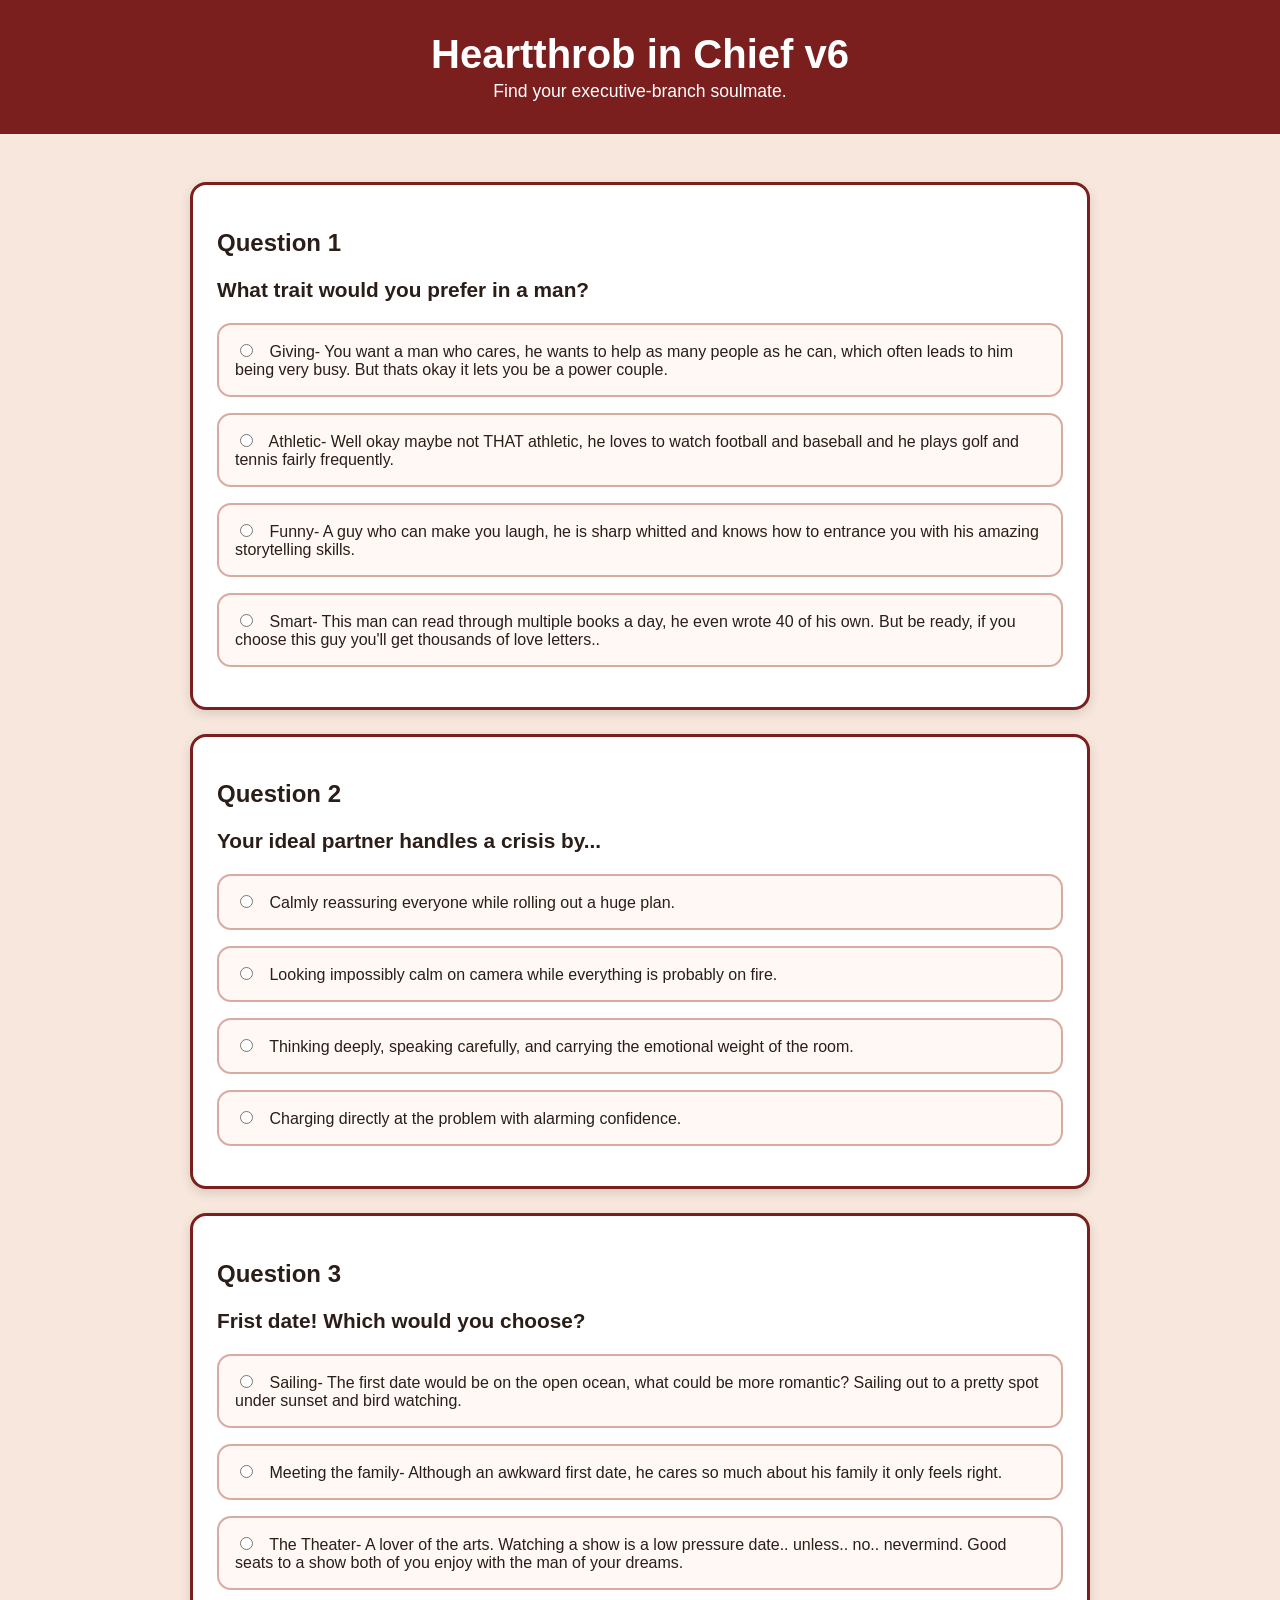
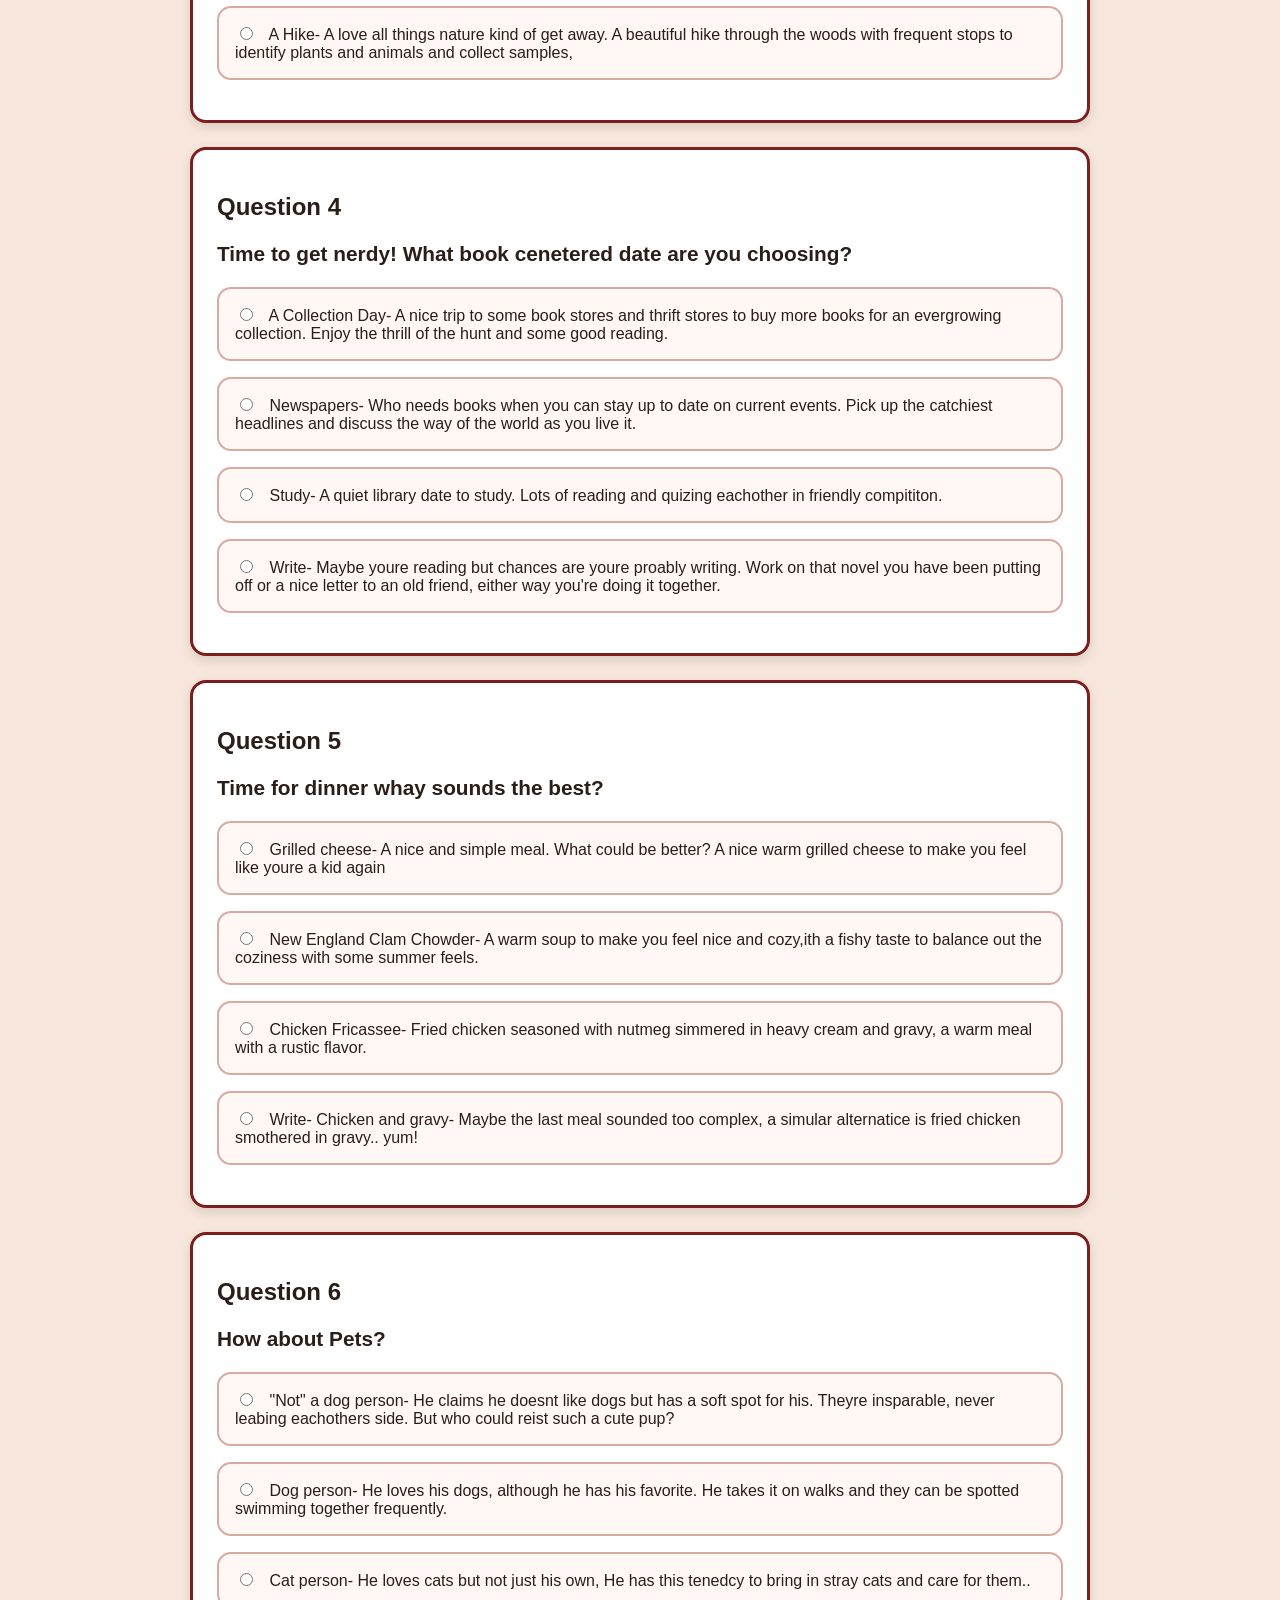
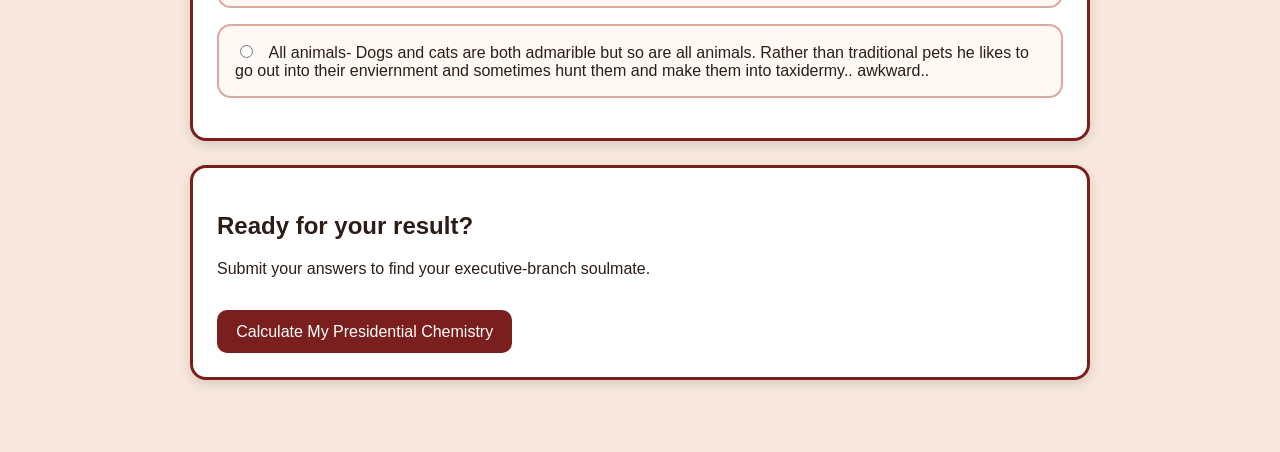
<file: index.html>
<!DOCTYPE html>
<html lang="en">
<head>
  <meta charset="UTF-8">
  <meta name="viewport" content="width=device-width, initial-scale=1.0">
  <title>Heartthrob in Chief</title>
  <link rel="stylesheet" href="style.css">
</head>

<body>
  <header>
    <h1>Heartthrob in Chief v6</h1>
    <p>Find your executive-branch soulmate.</p>
  </header>

  <main>
    <form id="quiz-form">

      <section class="quiz-card">
        <h2>Question 1</h2>
        <p class="question-text">What trait would you prefer in a man?</p>

        <label class="answer-card">
          <input 
            type="radio" 
            name="q1"
            value="fireside"
            data-fdr="2"
            data-jfk="0"
            data-lincoln="0"
            data-teddy="0"
          >
          <span>Giving- You want a man who cares, he wants to help as many people as he can, which often leads to him being very busy. But thats okay it lets you be a power couple.</span>
        </label>

        <label class="answer-card">
          <input 
            type="radio" 
            name="q1"
            value="glamour"
            data-fdr="0"
            data-jfk="2"
            data-lincoln="0"
            data-teddy="0"
          >
          <span>Athletic- Well okay maybe not THAT athletic, he loves to watch football and baseball and he plays golf and tennis fairly frequently.</span>
        </label>

        <label class="answer-card">
          <input 
            type="radio" 
            name="q1"
            value="haunted"
            data-fdr="0"
            data-jfk="0"
            data-lincoln="2"
            data-teddy="0"
          >
          <span>Funny- A guy who can make you laugh, he is sharp whitted and knows how to entrance you with his amazing storytelling skills.</span>
        </label>

        <label class="answer-card">
          <input 
            type="radio" 
            name="q1"
            value="adventure"
            data-fdr="0"
            data-jfk="0"
            data-lincoln="0"
            data-teddy="2"
          >
          <span>Smart- This man can read through multiple books a day, he even wrote 40 of his own. But be ready, if you choose this guy you'll get thousands of love letters..</span>
        </label>
      </section>


      <section class="quiz-card">
        <h2>Question 2</h2>
        <p class="question-text">Your ideal partner handles a crisis by...</p>

        <label class="answer-card">
          <input 
            type="radio" 
            name="q2"
            value="reassure"
            data-fdr="2"
            data-jfk="0"
            data-lincoln="0"
            data-teddy="0"
          >
          <span>Calmly reassuring everyone while rolling out a huge plan.</span>
        </label>

        <label class="answer-card">
          <input 
            type="radio" 
            name="q2"
            value="camera"
            data-fdr="0"
            data-jfk="2"
            data-lincoln="0"
            data-teddy="0"
          >
          <span>Looking impossibly calm on camera while everything is probably on fire.</span>
        </label>

        <label class="answer-card">
          <input 
            type="radio" 
            name="q2"
            value="reflect"
            data-fdr="0"
            data-jfk="0"
            data-lincoln="2"
            data-teddy="0"
          >
          <span>Thinking deeply, speaking carefully, and carrying the emotional weight of the room.</span>
        </label>

        <label class="answer-card">
          <input 
            type="radio" 
            name="q2"
            value="charge"
            data-fdr="0"
            data-jfk="0"
            data-lincoln="0"
            data-teddy="2"
          >
          <span>Charging directly at the problem with alarming confidence.</span>
        </label>
      </section>
<!-- this is the top of the questions, be sure to adjust the q# up one on each question-->
      
      <section class="quiz-card">
        <h2>Question 3</h2> <!-- change this question number -->
        <p class="question-text"> Frist date! Which would you choose?</p>

        <label class="answer-card">
          <input 
            type="radio" 
            name="q3" 
            value="reassure"
            data-fdr="2"
            data-jfk="0"
            data-lincoln="0"
            data-teddy="0"
          >
          <span>Sailing- The first date would be on the open ocean, what could be more romantic? Sailing out to a pretty spot under sunset and bird watching. </span>
        </label>

        <label class="answer-card">
          <input 
            type="radio" 
            name="q3"
            value="camera"
            data-fdr="0"
            data-jfk="2"
            data-lincoln="0"
            data-teddy="0"
          >
          <span>Meeting the family- Although an awkward first date, he cares so much about his family it only feels right.</span>
        </label>

        <label class="answer-card">
          <input 
            type="radio" 
            name="q3"
            value="reflect"
            data-fdr="0"
            data-jfk="0"
            data-lincoln="2"
            data-teddy="0"
          >
          <span> The Theater- A lover of the arts. Watching a show is a low pressure date.. unless.. no.. nevermind. Good seats to a show both of you enjoy with the man of your dreams.</span>
        </label>

        <label class="answer-card">
          <input 
            type="radio" 
            name="q3" 
            value="charge"
            data-fdr="0"
            data-jfk="0"
            data-lincoln="0"
            data-teddy="2"
          >
          <span>A Hike- A love all things nature kind of get away. A beautiful hike through the woods with frequent stops to identify plants and animals and collect samples,</span>
        </label>
      </section>
<!-- copy the section above this line and paste it below -->
<!-- this is the top of the questions, be sure to adjust the q# up one on each question-->
      
      <section class="quiz-card">
        <h2>Question 4</h2> <!-- change this question number -->
        <p class="question-text">Time to get nerdy! What book cenetered date are you choosing?</p>

        <label class="answer-card">
          <input 
            type="radio" 
            name="q4" 
            value="reassure"
            data-fdr="2"
            data-jfk="0"
            data-lincoln="0"
            data-teddy="0"
          >
          <span>A Collection Day- A nice trip to some book stores and thrift stores to buy more books for an evergrowing collection. Enjoy the thrill of the hunt and some good reading.</span>
        </label>

        <label class="answer-card">
          <input 
            type="radio" 
            name="q4"
            value="camera"
            data-fdr="0"
            data-jfk="2"
            data-lincoln="0"
            data-teddy="0"
          >
          <span>Newspapers- Who needs books when you can stay up to date on current events. Pick up the catchiest headlines and discuss the way of the world as you live it.</span>
        </label>

        <label class="answer-card">
          <input 
            type="radio" 
            name="q4"
            value="reflect"
            data-fdr="0"
            data-jfk="0"
            data-lincoln="2"
            data-teddy="0"
          >
          <span>Study- A quiet library date to study. Lots of reading and quizing eachother in friendly compititon. </span>
        </label>

        <label class="answer-card">
          <input 
            type="radio" 
            name="q4" 
            value="charge"
            data-fdr="0"
            data-jfk="0"
            data-lincoln="0"
            data-teddy="2"
          >
          <span>Write- Maybe youre reading but chances are youre proably writing. Work on that novel you have been putting off or a nice letter to an old friend, either way you're doing it together.</span>
        </label>
      </section>
<!-- copy the section above this line and paste it below -->
<!-- this is the top of the questions, be sure to adjust the q# up one on each question-->
      
      <section class="quiz-card">
        <h2>Question 5</h2> <!-- change this question number -->
        <p class="question-text">Time for dinner whay sounds the best?</p>

        <label class="answer-card">
          <input 
            type="radio" 
            name="q5" 
            value="reassure"
            data-fdr="2"
            data-jfk="0"
            data-lincoln="0"
            data-teddy="0"
          >
          <span>Grilled cheese- A nice and simple meal. What could be better? A nice warm grilled cheese to make you feel like youre a kid again</span>
        </label>

        <label class="answer-card">
          <input 
            type="radio" 
            name="q5"
            value="camera"
            data-fdr="0"
            data-jfk="2"
            data-lincoln="0"
            data-teddy="0"
          >
          <span>New England Clam Chowder- A warm soup to make you feel nice and cozy,ith a fishy taste to balance out the coziness with some summer feels.</span>
        </label>

        <label class="answer-card">
          <input 
            type="radio" 
            name="q5"
            value="reflect"
            data-fdr="0"
            data-jfk="0"
            data-lincoln="2"
            data-teddy="0"
          >
          <span>Chicken Fricassee- Fried chicken seasoned with nutmeg simmered in heavy cream and gravy, a warm meal with a rustic flavor. </span>
        </label>

        <label class="answer-card">
          <input 
            type="radio" 
            name="q5" 
            value="charge"
            data-fdr="0"
            data-jfk="0"
            data-lincoln="0"
            data-teddy="2"
          >
          <span>Write- Chicken and gravy- Maybe the last meal sounded too complex, a simular alternatice is fried chicken smothered in gravy.. yum!</span>
        </label>
      </section>
<!-- copy the section above this line and paste it below -->
      <!-- this is the top of the questions, be sure to adjust the q# up one on each question-->
      
      <section class="quiz-card">
        <h2>Question 6</h2> <!-- change this question number -->
        <p class="question-text">How about Pets?</p>

        <label class="answer-card">
          <input 
            type="radio" 
            name="q6" 
            value="reassure"
            data-fdr="2"
            data-jfk="0"
            data-lincoln="0"
            data-teddy="0"
          >
          <span>"Not" a dog person- He claims he doesnt like dogs but has a soft spot for his. Theyre insparable, never leabing eachothers side. But who could reist such a cute pup?</span>
        </label>

        <label class="answer-card">
          <input 
            type="radio" 
            name="q6"
            value="camera"
            data-fdr="0"
            data-jfk="2"
            data-lincoln="0"
            data-teddy="0"
          >
          <span>Dog person- He loves his dogs, although he has his favorite. He takes it on walks and they can be spotted swimming together frequently.</span>
        </label>

        <label class="answer-card">
          <input 
            type="radio" 
            name="q6"
            value="reflect"
            data-fdr="0"
            data-jfk="0"
            data-lincoln="2"
            data-teddy="0"
          >
          <span>Cat person- He loves cats but not just his own, He has this tenedcy to bring in stray cats and care for them..</span>
        </label>

        <label class="answer-card">
          <input 
            type="radio" 
            name="q6" 
            value="charge"
            data-fdr="0"
            data-jfk="0"
            data-lincoln="0"
            data-teddy="2"
          >
          <span>All animals- Dogs and cats are both admarible but so are all animals. Rather than traditional pets he likes to go out into their enviernment and sometimes hunt them and make them into taxidermy.. awkward..</span>
        </label>
      </section>
<!-- copy the section above this line and paste it below -->
      <section class="results-card">
        <h2>Ready for your result?</h2>
        <p>Submit your answers to find your executive-branch soulmate.</p>

        <button type="submit">Calculate My Presidential Chemistry</button>
      </section>

    </form>
  </main>

  <script src="script.js"></script>
</body>
</html>
</file>
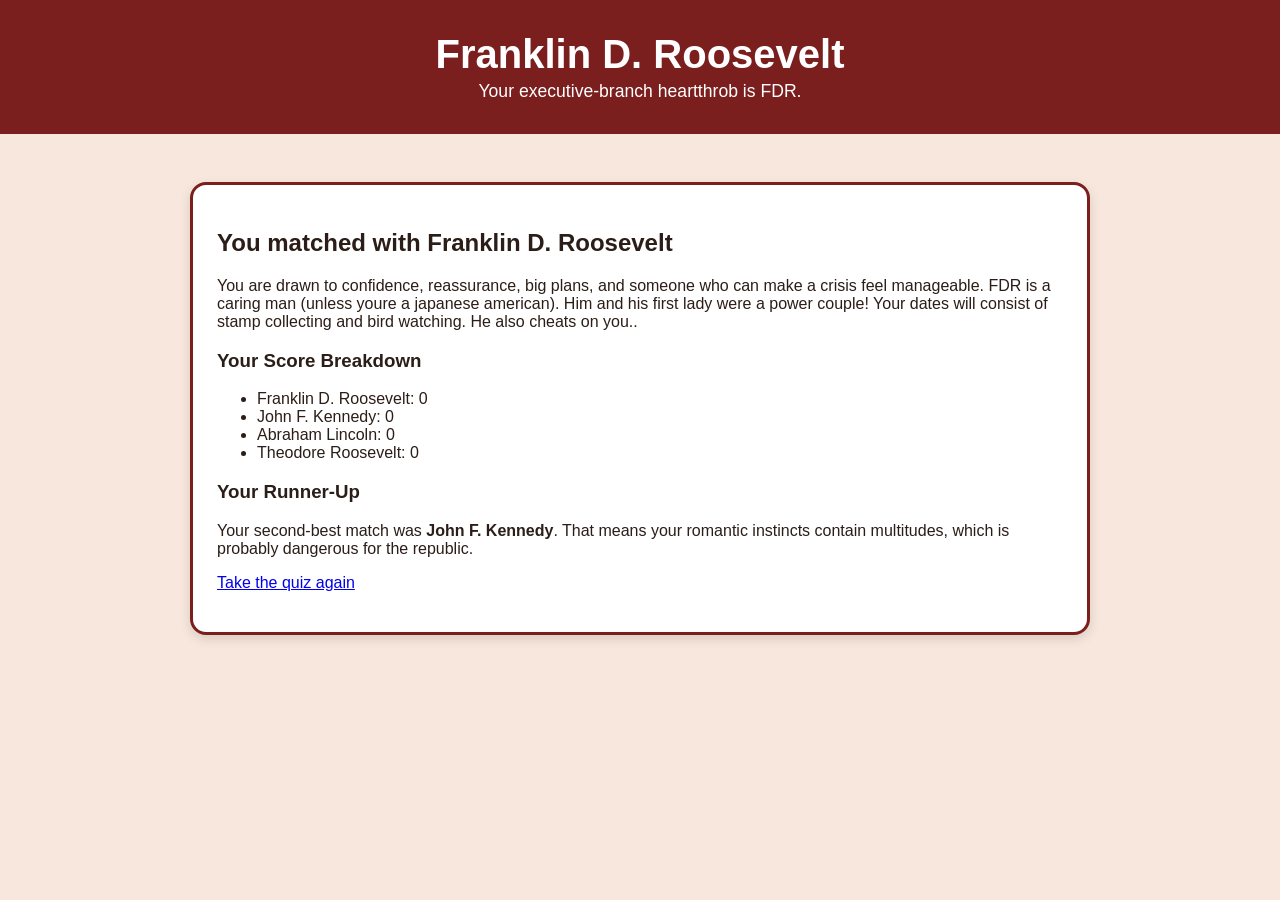
<file: results/fdr.html>
<!DOCTYPE html>
<html lang="en">
<head>
  <meta charset="UTF-8">
  <meta name="viewport" content="width=device-width, initial-scale=1.0">
  <title>Your Match: FDR</title>
  <link rel="stylesheet" href="../style.css">
</head>

<body>
  <header>
    <h1>Franklin D. Roosevelt</h1>
    <p>Your executive-branch heartthrob is FDR.</p>
  </header>

  <main>
    <section class="results-card">
      <h2>You matched with Franklin D. Roosevelt</h2>
      <p>
        You are drawn to confidence, reassurance, big plans, and someone who can make a crisis feel manageable. FDR is a caring man (unless youre a japanese american). Him and his first lady were a power couple! Your dates will consist of stamp collecting and bird watching. He also cheats on you..
      </p>

      <div id="score-output"></div>
      <div id="runner-up-output"></div>

      <p>
        <a href="../index.html">Take the quiz again</a>
      </p>
    </section>
  </main>

  <script src="../result.js"></script>
</body>
</html>
</file>
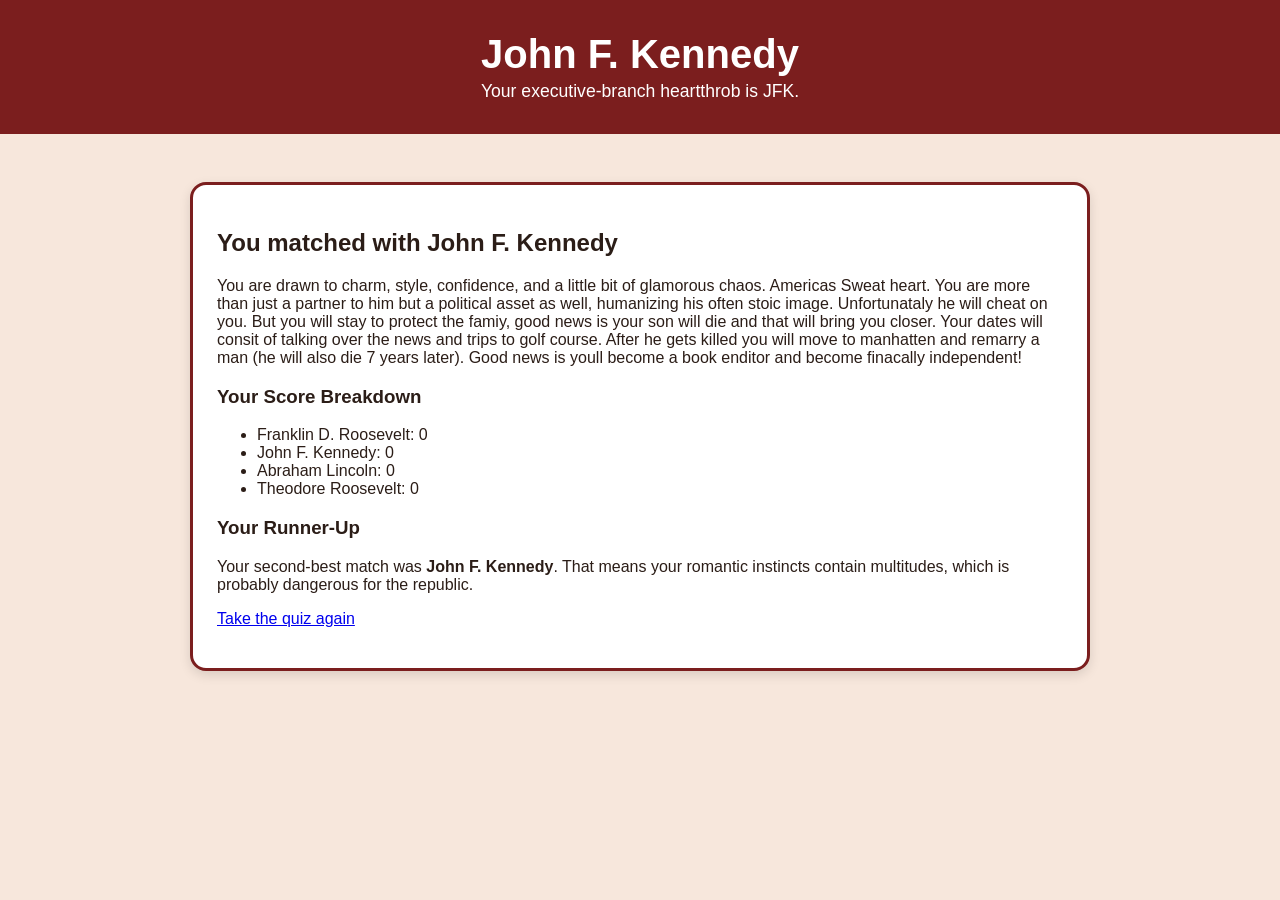
<file: results/jfk.html>
<!DOCTYPE html>
<html lang="en">
<head>
  <meta charset="UTF-8">
  <meta name="viewport" content="width=device-width, initial-scale=1.0">
  <title>Your Match: JFK</title>
  <link rel="stylesheet" href="../style.css">
</head>

<body>
  <header>
    <h1>John F. Kennedy</h1>
    <p>Your executive-branch heartthrob is JFK.</p>
  </header>

  <main>
    <section class="results-card">
      <h2>You matched with John F. Kennedy</h2>
      <p>
        You are drawn to charm, style, confidence, and a little bit of glamorous chaos. Americas Sweat heart. You are more than just a partner to him but a political asset as well, humanizing his often stoic image. Unfortunataly he will cheat on you. But you will stay to protect the famiy, good news is your son will die and that will bring you closer. Your dates will consit of talking over the news and trips to golf course. After he gets killed you will move to manhatten and remarry a man (he will also die 7 years later). Good news is youll become a book enditor and become finacally independent!
      </p>

      <div id="score-output"></div>
      <div id="runner-up-output"></div>

      <p>
        <a href="../index.html">Take the quiz again</a>
      </p>
    </section>
  </main>

  <script src="../result.js"></script>
</body>
</html>
</file>
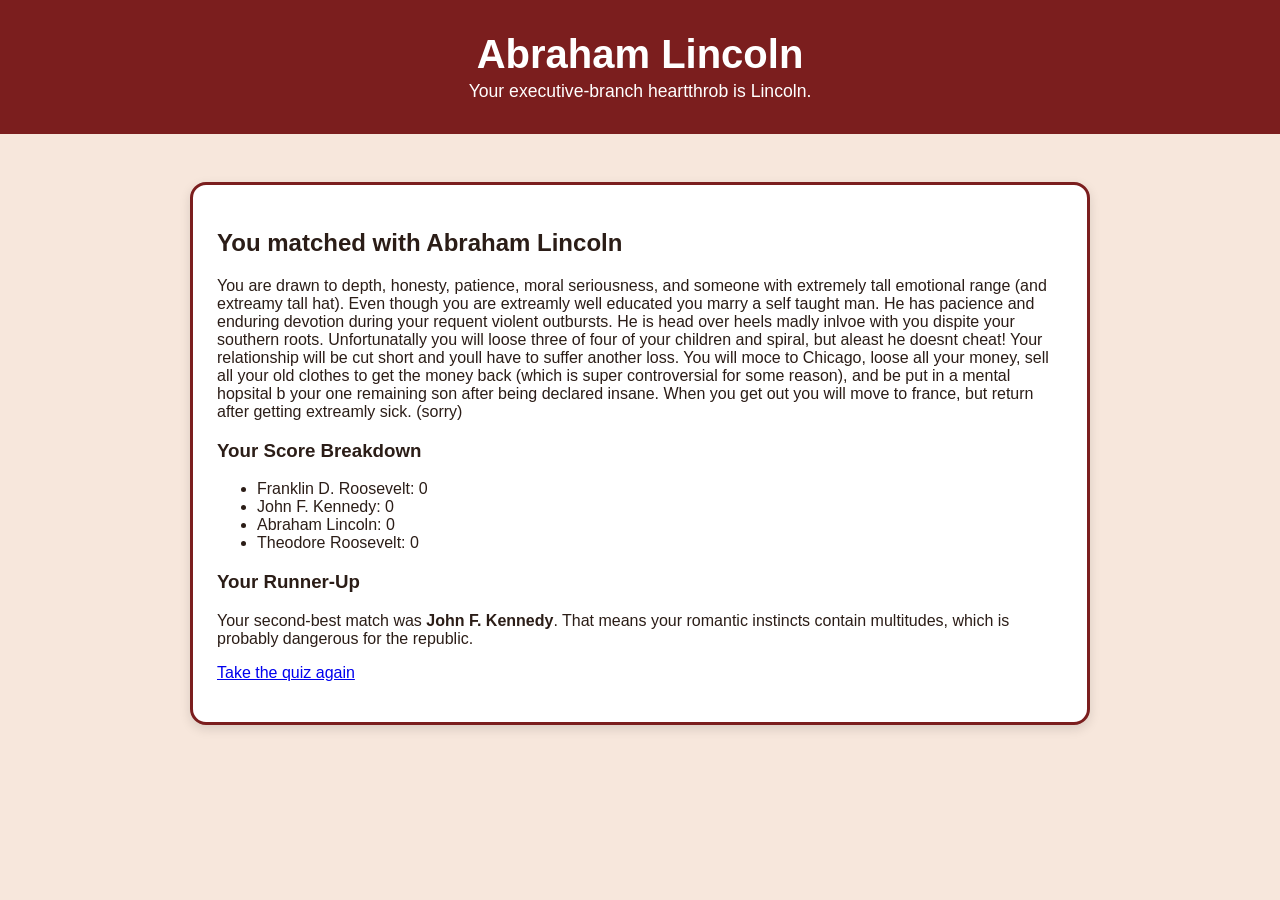
<file: results/lincoln.html>
<!DOCTYPE html>
<html lang="en">
<head>
  <meta charset="UTF-8">
  <meta name="viewport" content="width=device-width, initial-scale=1.0">
  <title>Your Match: Lincoln</title>
  <link rel="stylesheet" href="../style.css">
</head>

<body>
  <header>
    <h1>Abraham Lincoln</h1>
    <p>Your executive-branch heartthrob is Lincoln.</p>
  </header>

  <main>
    <section class="results-card">
      <h2>You matched with Abraham Lincoln</h2>
      <p>
        You are drawn to depth, honesty, patience, moral seriousness, and someone with extremely tall emotional range (and extreamy tall hat). Even though you are extreamly well educated you marry a self taught man. He has pacience and enduring devotion during your requent violent outbursts. He is head over heels madly inlvoe with you dispite your southern roots. Unfortunatally you will loose three of four of your children and spiral, but aleast he doesnt cheat! Your relationship will be cut short and youll have to suffer another loss. You will moce to Chicago, loose all your money, sell all your old clothes to get the money back (which is super controversial for some reason), and be put in a mental hopsital b your one remaining son after being declared insane. When you get out you will move to france, but return after getting extreamly sick. (sorry)
      </p>

      <div id="score-output"></div>
      <div id="runner-up-output"></div>

      <p>
        <a href="../index.html">Take the quiz again</a>
      </p>
    </section>
  </main>

  <script src="../result.js"></script>
</body>
</html>
</file>
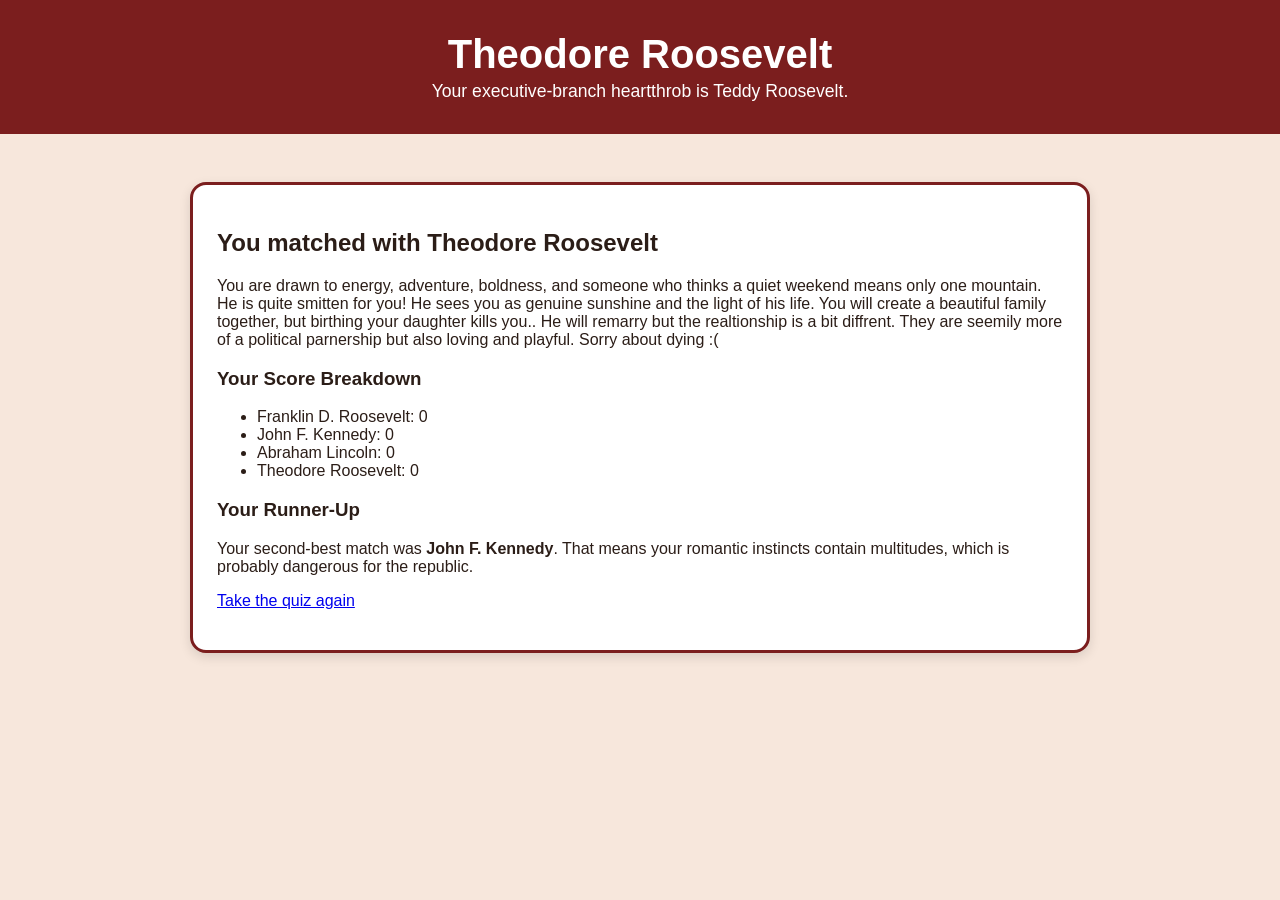
<file: results/teddy.html>
<!DOCTYPE html>
<html lang="en">
<head>
  <meta charset="UTF-8">
  <meta name="viewport" content="width=device-width, initial-scale=1.0">
  <title>Your Match: Teddy Roosevelt</title>
  <link rel="stylesheet" href="../style.css">
</head>

<body>
  <header>
    <h1>Theodore Roosevelt</h1>
    <p>Your executive-branch heartthrob is Teddy Roosevelt.</p>
  </header>

  <main>
    <section class="results-card">
      <h2>You matched with Theodore Roosevelt</h2>
      <p>
        You are drawn to energy, adventure, boldness, and someone who thinks a quiet weekend means only one mountain. He is quite smitten for you! He sees you as genuine sunshine and the light of his life. You will create a beautiful family together, but birthing your daughter kills you.. He will remarry but the realtionship is a bit diffrent. They are seemily more of a political parnership but also loving and playful. Sorry about dying :( 
      </p>

      <div id="score-output"></div>
      <div id="runner-up-output"></div>

      <p>
        <a href="../index.html">Take the quiz again</a>
      </p>
    </section>
  </main>

  <script src="../result.js"></script>
</body>
</html>
</file>
<file: style.css>
body {
  margin: 0;
  font-family: Arial, sans-serif;
  background: #f7e7dc;
  color: #2b1d17;
}

header {
  background: #7b1e1e;
  color: white;
  padding: 2rem;
  text-align: center;
}

header h1 {
  margin: 0 0 0.25rem 0;
  font-size: 2.5rem;
}

header p {
  margin: 0;
  font-size: 1.1rem;
}

main {
  max-width: 900px;
  margin: 2rem auto;
  padding: 1rem;
}

.quiz-card,
.results-card {
  background: white;
  border: 3px solid #7b1e1e;
  border-radius: 16px;
  padding: 1.5rem;
  margin-bottom: 1.5rem;
  box-shadow: 0 4px 12px rgba(0, 0, 0, 0.12);
}

.question-text {
  font-size: 1.3rem;
  font-weight: bold;
}

.answer-card {
  display: block;
  border: 2px solid #d8aaa0;
  border-radius: 14px;
  padding: 1rem;
  margin: 1rem 0;
  cursor: pointer;
  background: #fff8f5;
}

.answer-card:hover {
  border-color: #7b1e1e;
  background: #fdeee8;
}

.answer-card input {
  margin-right: 0.75rem;
}

button {
  background: #7b1e1e;
  color: white;
  border: none;
  border-radius: 10px;
  padding: 0.8rem 1.2rem;
  font-size: 1rem;
  cursor: pointer;
  margin-top: 1rem;
}

button:hover {
  background: #a62a2a;
}

#results-output {
  line-height: 1.6;
}

#results-output ul {
  margin-top: 0.5rem;
}
</file>
